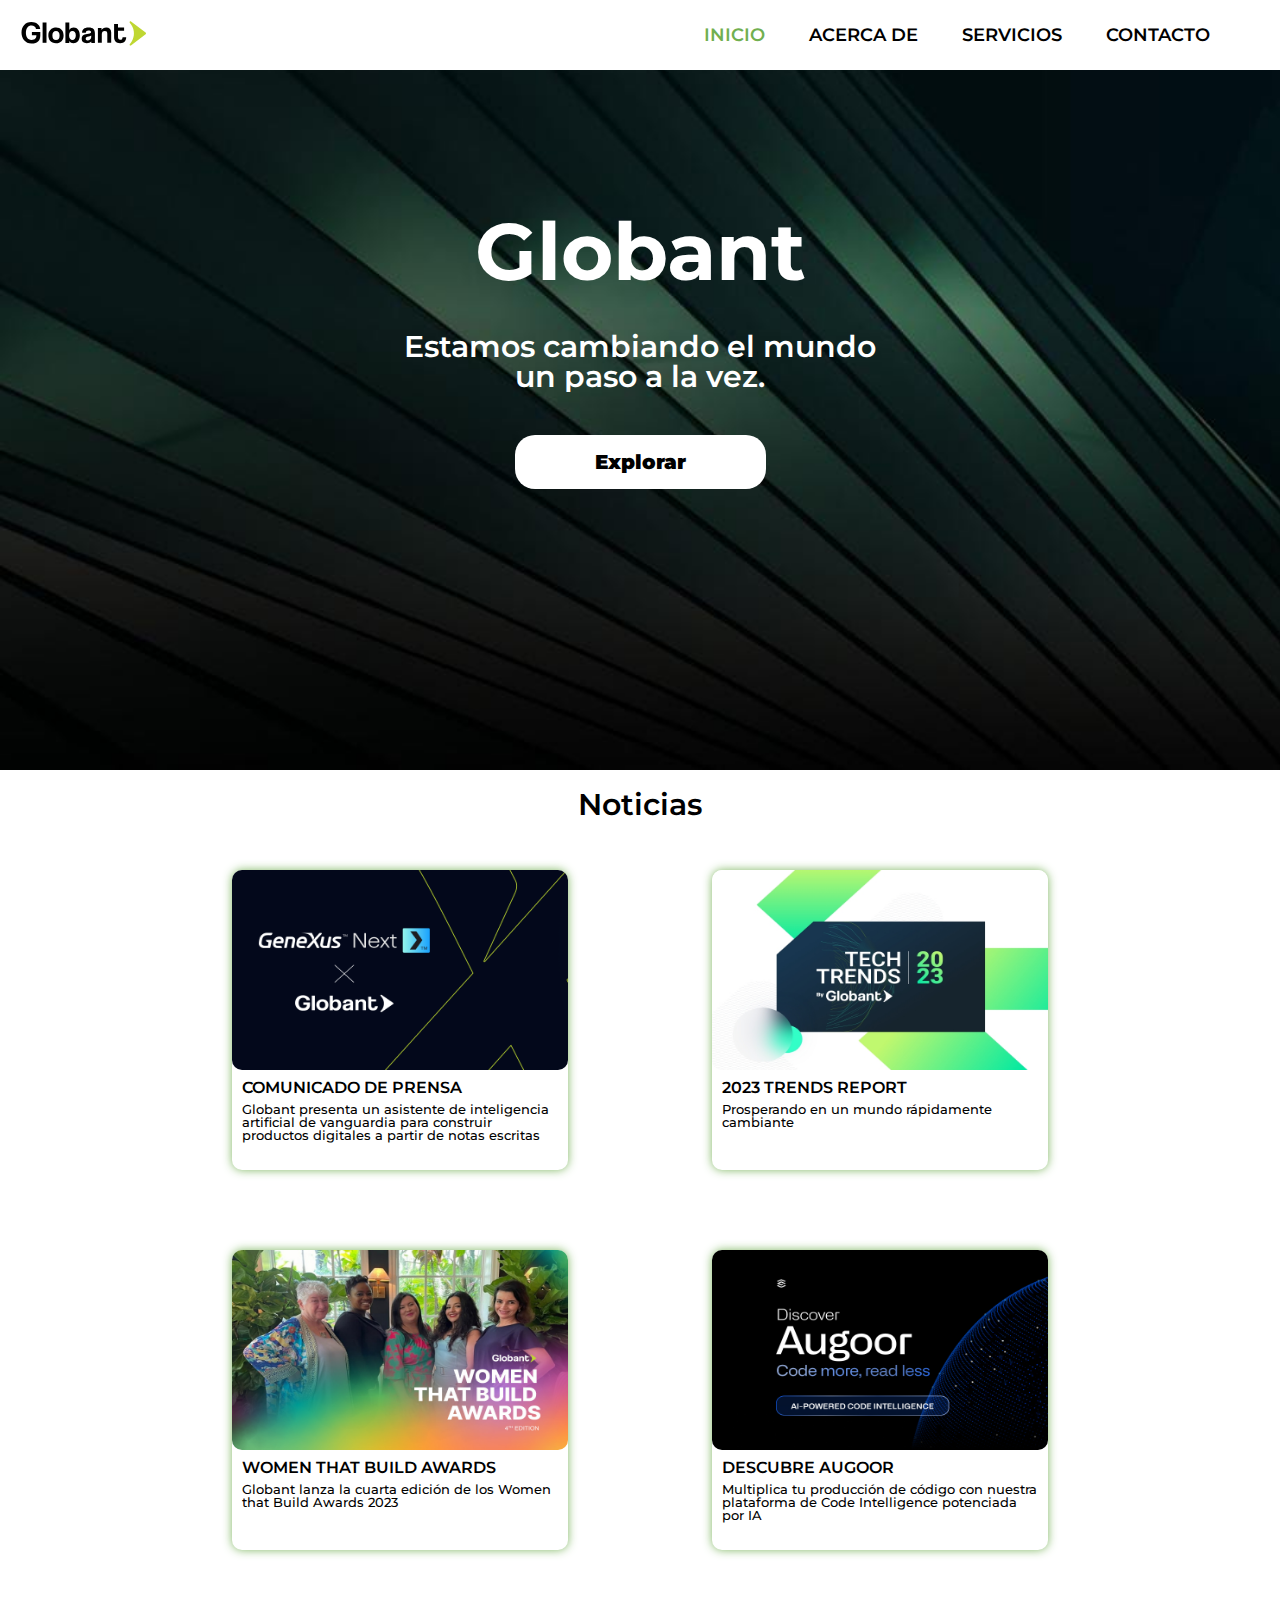
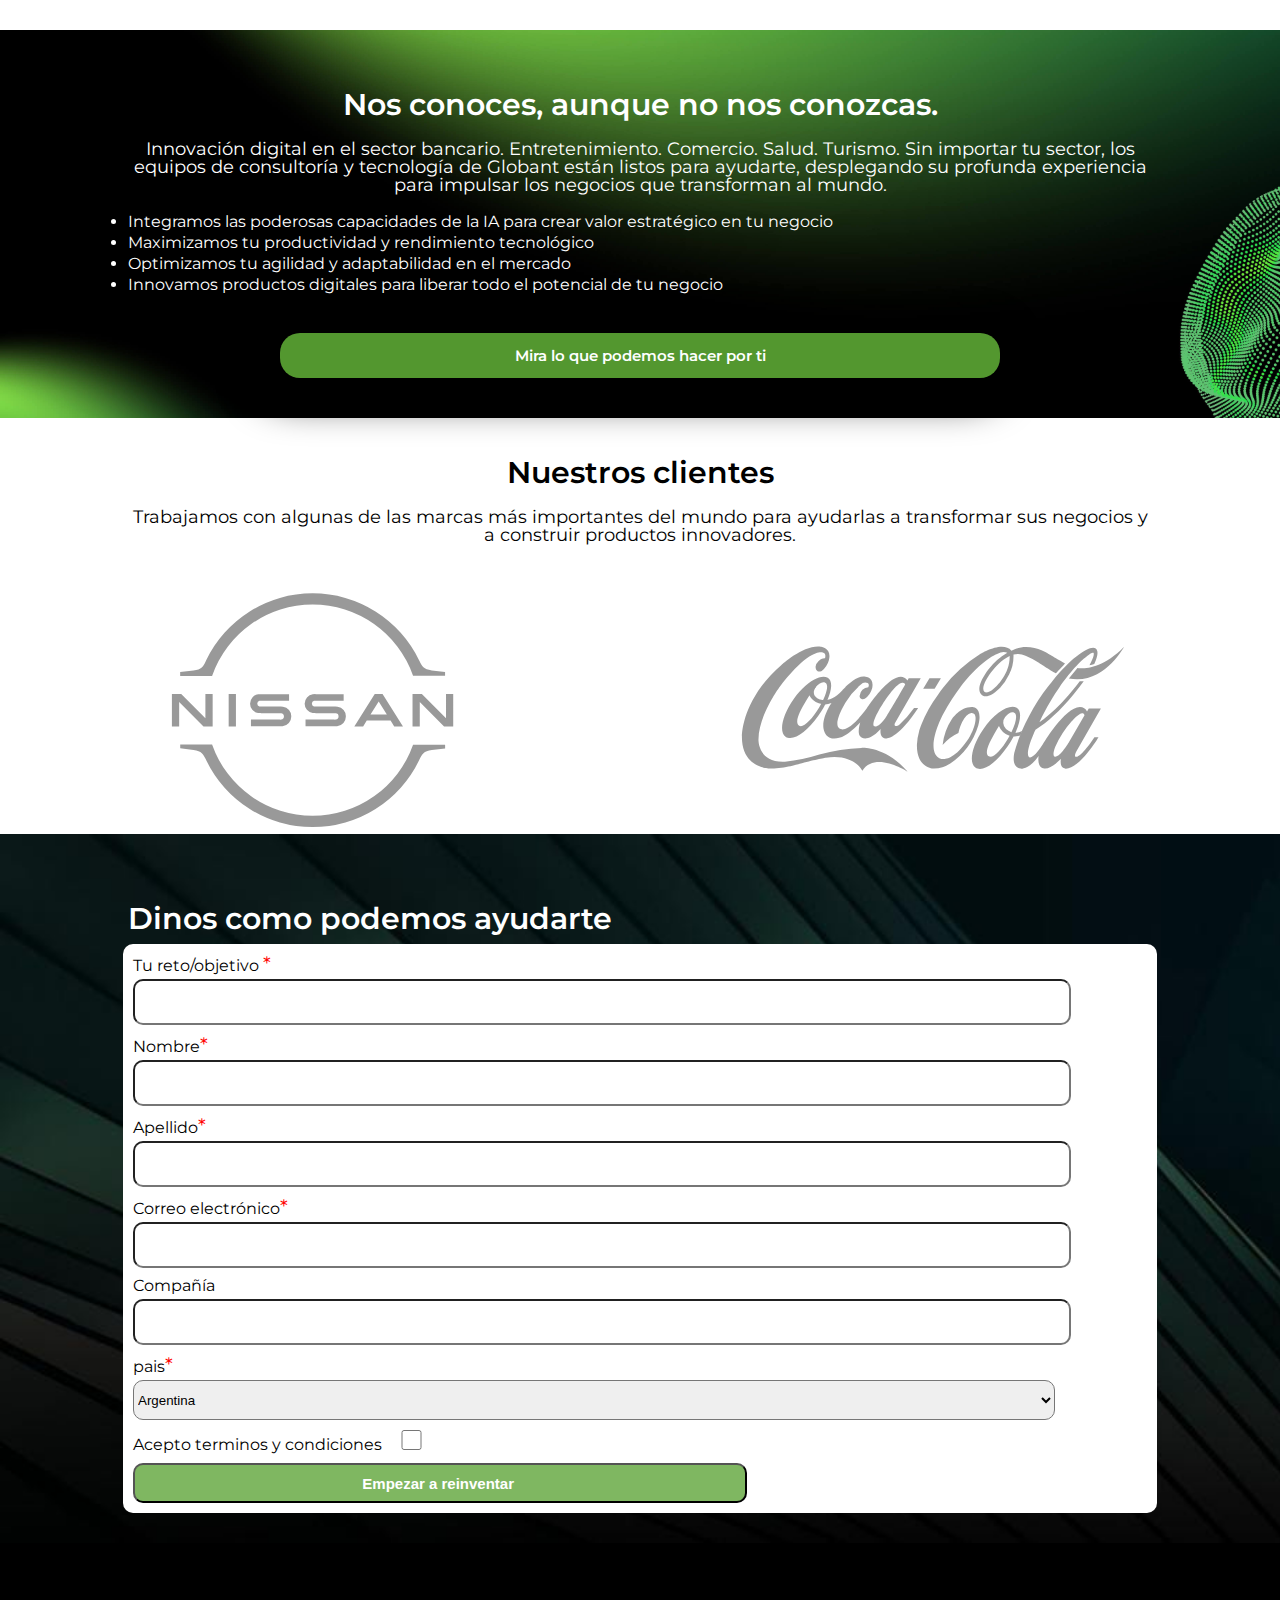
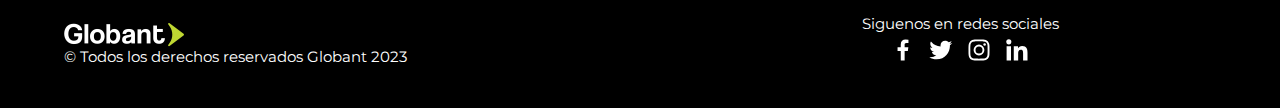
<file: index.html>
<!DOCTYPE html>
<html lang="es">
  <head>
    <meta charset="UTF-8" />
    <meta http-equiv="X-UA-Compatible" content="IE=edge" />
    <meta name="viewport" content="width=device-width, initial-scale=1.0" />
    <link rel="stylesheet" href="assets/reset.css" />
    <link rel="stylesheet" href="assets/style.css" />
    <link rel="icon" href="assets/faviconGlobant.png" />
    <title>Globant - Revolución</title>
    
  </head>
  <body>
    <header>
      <nav>
        <figure>
          <img
            id="logoGlobantHome"
            src="assets/globant-logo-dark.svg"
            alt="logo Globant"
          />
        </figure>
        <input type="checkbox" id="check" />
        <label for="check" id="bar-btn">
          <img id="menu-mobile" src="assets/bars-solid.svg" alt="menu" />
        </label>
        <ul class="nav-menu">
          <li><a class="active" href="index.html">Inicio</a></li>
          <li><a href="acerca_de.html">Acerca de</a></li>
          <li><a href="sitio_en_contruccion.html">Servicios</a></li>
          <li><a href="sitio_en_contruccion.html">Contacto</a></li>
        </ul>
      </nav>
      <div class="hamburger">
        <span></span>
        <span></span>
        <span></span>
      </div>
    </header>

    <div id="section-home">
      <h1>Globant</h1>
      <p>Estamos cambiando el mundo un paso a la vez.</p>
      <div id="button-home">
        <a class="button-1" href="#title-section">Explorar</a>
      </div>
    </div>

    <div id="section-news">
      <h2 id="title-section">Noticias</h2>
      <div class="news-card">
        <img src="assets/noticiaUno.png" alt="noticia uno" />
        <h2 class="title-new">COMUNICADO DE PRENSA</h2>

        <p class="text-new">
          Globant presenta un asistente de inteligencia artificial de vanguardia
          para construir productos digitales a partir de notas escritas
        </p>
      </div>
      <div class="news-card">
        <img src="assets/noticiaDos.jpg" alt="noticia dos" />
        <h2 class="title-new">2023 TRENDS REPORT</h2>
        <p class="text-new">Prosperando en un mundo rápidamente cambiante</p>
      </div>
      <div class="news-card">
        <img src="assets/noticiaTres.jpg" alt="noticia tres" />
        <h2 class="title-new">WOMEN THAT BUILD AWARDS</h2>
        <p class="text-new">
          Globant lanza la cuarta edición de los Women that Build Awards 2023
        </p>
      </div>
      <div class="news-card">
        <img src="assets/noticiaCuatro.jpg" alt="noticia cuatro" />
        <h2 class="title-new">DESCUBRE AUGOOR</h2>
        <p class="text-new">
          Multiplica tu producción de código con nuestra plataforma de Code
          Intelligence potenciada por IA
        </p>
      </div>
    </div>
    <div id="section-nos-conoces">
      <h2 id="title-section-2">Nos conoces, aunque no nos conozcas.</h2>
      <p id="text-section-2">
        Innovación digital en el sector bancario. Entretenimiento. Comercio.
        Salud. Turismo. Sin importar tu sector, los equipos de consultoría y
        tecnología de Globant están listos para ayudarte, desplegando su
        profunda experiencia para impulsar los negocios que transforman al
        mundo.
      </p>
      <ul id="list-section-2">
        <li>
          Integramos las poderosas capacidades de la IA para crear valor
          estratégico en tu negocio
        </li>
        <li>Maximizamos tu productividad y rendimiento tecnológico</li>
        <li>Optimizamos tu agilidad y adaptabilidad en el mercado</li>
        <li>
          Innovamos productos digitales para liberar todo el potencial de tu
          negocio
        </li>
      </ul>
      <a id="button-2" href="">Mira lo que podemos hacer por ti</a>
    </div>
    <div id="section-our-clients">
      <h2 id="title-section-3">Nuestros clientes</h2>
      <p id="text-section-3">
        Trabajamos con algunas de las marcas más importantes del mundo para
        ayudarlas a transformar sus negocios y a construir productos
        innovadores.
      </p>
    </div>
    <div class="scroll-wrapper">
      <div class="scroll-container">
        <img src="assets/logoNissan.svg" alt="logo nissan" />
        <img src="assets/logoCocaCola.svg" alt="logo coca cola" />
        <img src="assets/logoLinkedin.svg" alt="logo linkedin" />
        <img src="assets/logoGoogle.svg" alt="logo google" />
        <img src="assets/logoFox.svg" alt="logo fox" />
        <img src="assets/logoEa.svg" alt="logo ea" />
        <img src="assets/logoUnilever.svg" alt="logo unilever" />
      </div>
    </div>
    <div id="section-contacto">
      <h2 id="title-contact">Dinos como podemos ayudarte</h2>
      <form id="contact-form" action="">
        <fieldset>
          <label for="objetivo" 
            >Tu reto/objetivo <span id="required">*</span>
            <input class="input-contact" id="objetivo" type="text" required />
          </label>
          <label for=""
            >Nombre<span id="required">*</span>
            <input class="input-contact" id="name" type="text"  required/>
          </label>
          <label for=""
            >Apellido<span id="required">*</span>
            <input class="input-contact" id="apellido" type="text"  required/>
          </label>
          <label for=""
            >Correo electrónico<span id="required">*</span>
            <input class="input-contact" type="email" id="email" required />
          </label>
          <label for=""
            >Compañía
            <input class="input-contact" id="compania" type="text" required />
          </label>
          <label for=""
            >pais<span id="required">*</span>
            <select name="country" id="country" required >
              <option value="argentina">Argentina</option>
              <option value="brasil">Brasil</option>
              <option value="chile">Chile</option>
              <option value="colombia">Colombia</option>
              <option value="mexico">Mexico</option>
              <option value="peru">Peru</option>
              <option value="uruguay">Uruguay</option>
              <option value="venezuela">Venezuela</option>
            </select>
          </label>
          <label for="" >
            Acepto terminos y condiciones
            <input class="input-contact" id="agree-terms" type="checkbox" required/>
          </label>
          <button type="submit" id="contact-submit">
            Empezar a reinventar
          </button>
        </fieldset>
      </form>
    </div>
    <footer>
      <div id="footer-section">
        <figure>
          <img
            src="assets/globant-light-bg-color@2x (2).png"
            alt="background globant"
          />
          <figcaption>
            &copy; Todos los derechos reservados Globant 2023
          </figcaption>
        </figure>
      </div>

      <div id="social-footer">
        Siguenos en redes sociales
        <div id="social-icons">
          <a href="https://www.facebook.com/Globant"
            ><img
              class="social-icons-all"
              src="assets/facebook.svg"
              alt="logo facebook"
          /></a>
          <a href="https://twitter.com/globant"
            ><img
              class="social-icons-all"
              src="assets/twitter.svg"
              alt="logo twitter"
          /></a>
          <a href="https://www.instagram.com/globant/"
            ><img
              class="social-icons-all"
              src="assets/instagram.svg"
              alt="logo instagram"
          /></a>
          <a href="https://www.linkedin.com/company/globant/?original_referer="
            ><img
              class="social-icons-all"
              src="assets/linkedin.svg"
              alt="logo linkedin"
          /></a>
        </div>
      </div>
    </footer>
    <script src="assets/scripts/main.js"></script>
  </body>
</html>
</file>
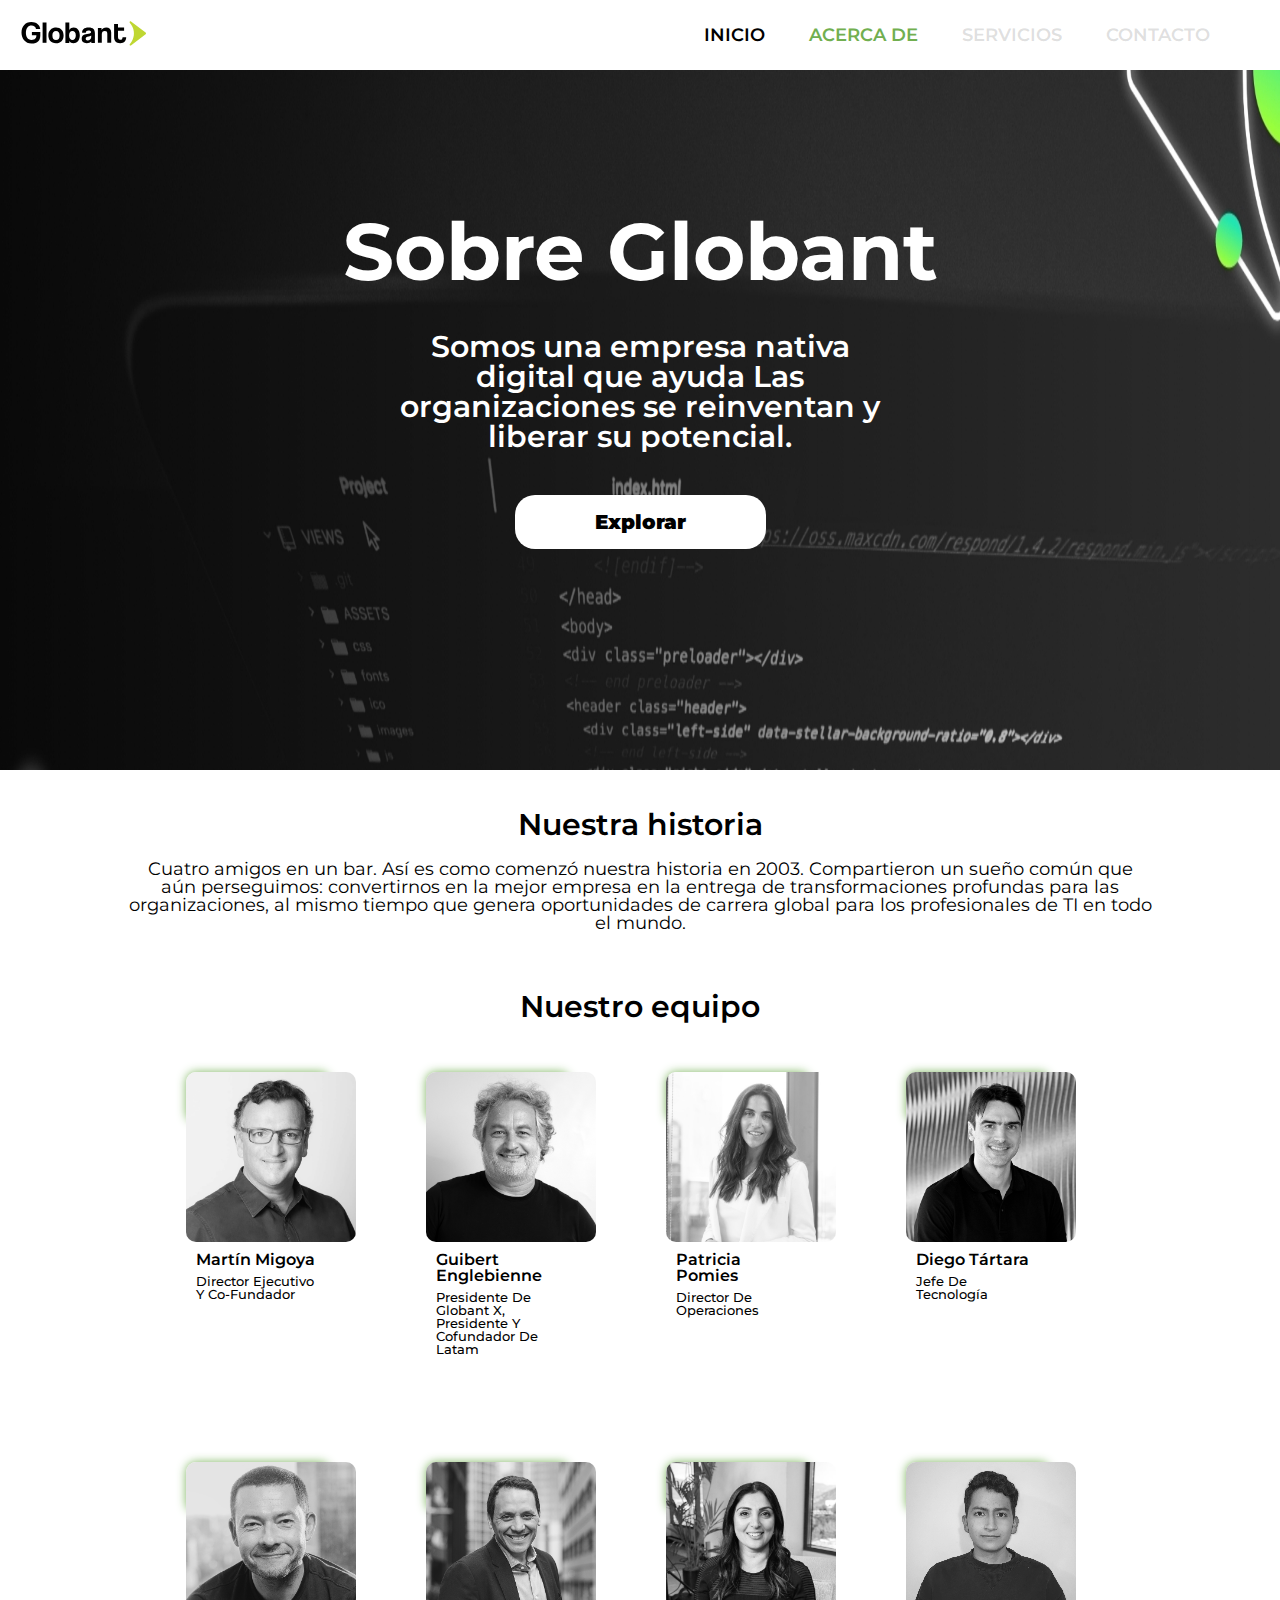
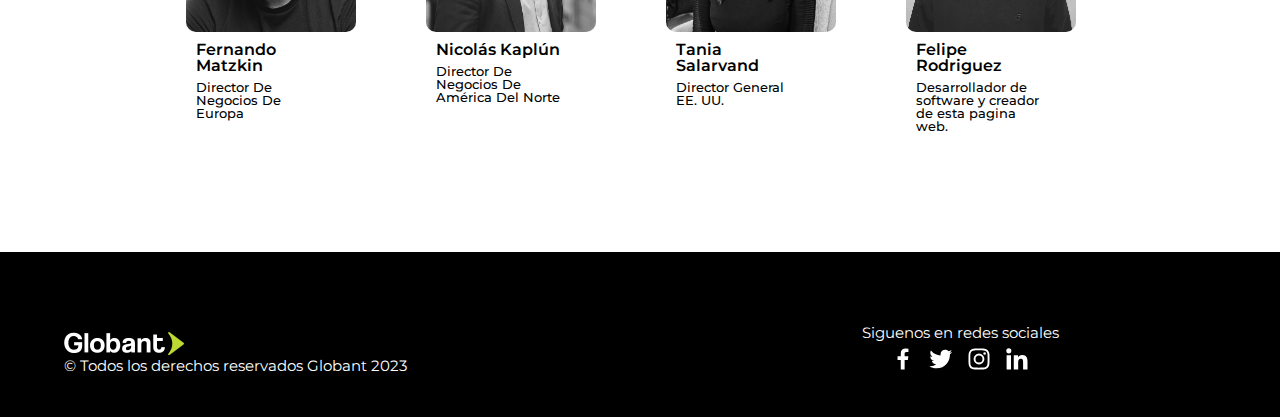
<file: acerca_de.html>
<!DOCTYPE html>
<html lang="es">
  <head>
    <meta charset="UTF-8" />
    <meta http-equiv="X-UA-Compatible" content="IE=edge" />
    <meta name="viewport" content="width=device-width, initial-scale=1.0" />
    <link rel="stylesheet" href="assets/reset.css" />
    <link rel="stylesheet" href="assets/style.css" />
    <link rel="stylesheet" href="assets/acercaDe.css" />
    <link rel="icon" href="assets/faviconGlobant.png" />
    <title>Globant - Acerca de</title>
  </head>
  <body>
    <header>
      <nav>
        <figure>
          <img
            id="logoGlobantHome"
            src="assets/globant-logo-dark.svg"
            alt="logo Globant"
          />
        </figure>
        <input type="checkbox" id="check" />
        <label for="check" id="bar-btn">
          <img id="menu-mobile" src="assets/bars-solid.svg" alt="menu" />
        </label>
        <ul class="nav-menu">
          <li><a href="index.html">Inicio</a></li>
          <li><a class="active" href="acerca_de.html">Acerca de</a></li>
          <li>
            <a class="inactive" href="sitio_en_contruccion.html">Servicios</a>
          </li>
          <li>
            <a class="inactive" href="sitio_en_contruccion.html">Contacto</a>
          </li>
        </ul>
      </nav>
      <div class="hamburger">
        <span></span>
        <span></span>
        <span></span>
      </div>
    </header>

    <div id="section-home">
      <h1>Sobre Globant</h1>
      <p>
        Somos una empresa nativa digital que ayuda Las organizaciones se
        reinventan y liberar su potencial.
      </p>
      <div id="button-home">
        <a class="button-1" href="#title-section">Explorar</a>
      </div>
    </div>
    <div id="section-our-clients">
      <h2 id="title-section-3">Nuestra historia</h2>
      <p id="text-section-3">
        Cuatro amigos en un bar. Así es como comenzó nuestra historia en 2003.
        Compartieron un sueño común que aún perseguimos: convertirnos en la
        mejor empresa en la entrega de transformaciones profundas para las
        organizaciones, al mismo tiempo que genera oportunidades de carrera
        global para los profesionales de TI en todo el mundo.
      </p>
    </div>
    <div id="section-news">
      <h2 id="title-section">Nuestro equipo</h2>
      <div class="news-card">
        <img
          src="assets/Official Photo - Martín Migoya (1).jpg"
          alt="foto de Martín Migoya"
        />
        <h2 class="title-new">Martín Migoya</h2>

        <p class="text-new">Director Ejecutivo Y Co-Fundador</p>
      </div>
      <div class="news-card">
        <img
          src="assets/Official Photo 1 _ Guibert Englebienne.jpg"
          alt="foto de Guibert Englebienne"
        />
        <h2 class="title-new">Guibert Englebienne</h2>
        <p class="text-new">
          Presidente De Globant X, Presidente Y Cofundador De Latam
        </p>
      </div>
      <div class="news-card">
        <img
          src="assets/Official Photo 1 - Patricia Pomies.jpg"
          alt="foto de Patricia Pomies"
        />
        <h2 class="title-new">Patricia Pomies</h2>
        <p class="text-new">Director De Operaciones</p>
      </div>
      <div class="news-card">
        <img
          src="assets/Official Photo-Diego Tartara.jpg"
          alt="foto de Diego Tartara"
        />
        <h2 class="title-new">Diego Tártara</h2>
        <p class="text-new">Jefe De Tecnología</p>
      </div>
      <div class="news-card">
        <img src="assets/Fedrico575.png" alt="foto de Federico" />
        <h2 class="title-new">Fernando Matzkin</h2>
        <p class="text-new">Director De Negocios De Europa</p>
      </div>
      <div class="news-card">
        <img src="assets/Nicolas.png" alt="foto de Nicolas" />
        <h2 class="title-new">Nicolás Kaplún</h2>
        <p class="text-new">Director De Negocios De América Del Norte</p>
      </div>
      <div class="news-card">
        <img src="assets/Tania Salarvand.jpg" alt="foto de Tania Salarvand" />
        <h2 class="title-new">Tania Salarvand</h2>
        <p class="text-new">Director General EE. UU.</p>
      </div>
      <div class="news-card">
        <img src="assets/FelipeRodriguez.png" alt="foto de Felipe Rodrigez" />
        <h2 class="title-new">Felipe Rodriguez</h2>
        <p class="text-new">
          Desarrollador de software y creador de esta pagina web.
        </p>
      </div>
    </div>
    <footer>
      <div id="footer-section">
        <figure>
          <img
            src="assets/globant-light-bg-color@2x (2).png"
            alt="background Globant"
          />
          <figcaption>
            &copy; Todos los derechos reservados Globant 2023
          </figcaption>
        </figure>
      </div>

      <div id="social-footer">
        Siguenos en redes sociales
        <div id="social-icons">
          <a href="https://www.facebook.com/Globant"
            ><img
              class="social-icons-all"
              src="assets/facebook.svg"
              alt="logo facebook"
          /></a>
          <a href="https://twitter.com/globant"
            ><img
              class="social-icons-all"
              src="assets/twitter.svg"
              alt="logo twitter"
          /></a>
          <a href="https://www.instagram.com/globant/"
            ><img
              class="social-icons-all"
              src="assets/instagram.svg"
              alt="logo instagram"
          /></a>
          <a href="https://www.linkedin.com/company/globant/?original_referer="
            ><img
              class="social-icons-all"
              src="assets/linkedin.svg"
              alt="logo linkedin"
          /></a>
        </div>
      </div>
    </footer>
  </body>
</html>
</file>
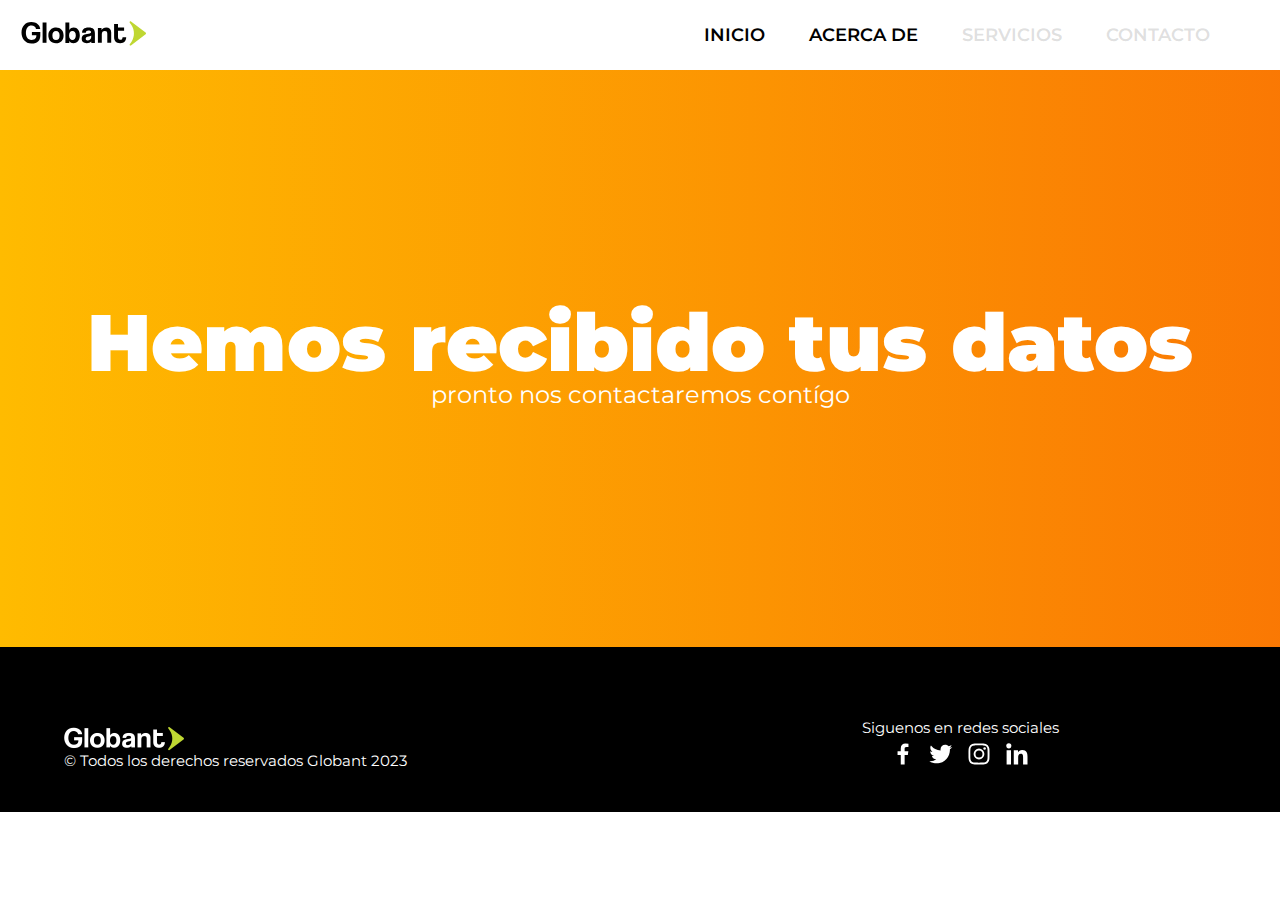
<file: sitio_en_contruccion.html>
<!DOCTYPE html>
<html lang="es">
  <head>
    <meta charset="UTF-8" />
    <meta http-equiv="X-UA-Compatible" content="IE=edge" />
    <meta name="viewport" content="width=device-width, initial-scale=1.0" />
    <link rel="stylesheet" href="assets/reset.css" />
    <link rel="stylesheet" href="assets/style.css" />
    <link rel="stylesheet" href="assets/sitio_en_construccion.css" />
    <link rel="icon" href="assets/faviconGlobant.png" />
    <title>Globant - Secreto</title>
  </head>
  <body>
    <header>
      <nav>
        <figure>
          <img
            id="logoGlobantHome"
            src="assets/globant-logo-dark.svg"
            alt="logo Globant"
          />
        </figure>
        <input type="checkbox" id="check" />
        <label for="check" id="bar-btn">
          <img id="menu-mobile" src="assets/bars-solid.svg" alt="menu" />
        </label>
        <ul class="nav-menu">
          <li><a href="index.html">Inicio</a></li>
          <li><a href="acerca_de.html">Acerca de</a></li>
          <li>
            <a class="inactive" href="sitio_en_contruccion.html">Servicios</a>
          </li>
          <li>
            <a class="inactive" href="sitio_en_contruccion.html">Contacto</a>
          </li>
        </ul>
      </nav>
      <div class="hamburger">
        <span></span>
        <span></span>
        <span></span>
      </div>
    </header>
    <section class="main">
      <div class="content">
        <h2>Hemos recibido tus datos</h2>
        <p>pronto nos contactaremos contígo</p>
      </div>
    </section>
    <footer>
      <div id="footer-section">
        <figure>
          <img src="assets/globant-light-bg-color@2x (2).png" alt="" />
          <figcaption>
            &copy; Todos los derechos reservados Globant 2023
          </figcaption>
        </figure>
      </div>

      <div id="social-footer">
        Siguenos en redes sociales
        <div id="social-icons">
          <a href="https://www.facebook.com/Globant"
            ><img
              class="social-icons-all"
              src="assets/facebook.svg"
              alt="logo facebook"
          /></a>
          <a href="https://twitter.com/globant"
            ><img
              class="social-icons-all"
              src="assets/twitter.svg"
              alt="logo twitter"
          /></a>
          <a href="https://www.instagram.com/globant/"
            ><img
              class="social-icons-all"
              src="assets/instagram.svg"
              alt="logo instagram"
          /></a>
          <a href="https://www.linkedin.com/company/globant/?original_referer="
            ><img
              class="social-icons-all"
              src="assets/linkedin.svg"
              alt="logo linkedin"
          /></a>
        </div>
      </div>
    </footer>
  </body>
</html>
</file>
<file: assets/style.css>
@import url('https://fonts.googleapis.com/css2?family=Montserrat:wght@400;600;900&display=swap');
body{
    font-family: 'Montserrat', sans-serif;
}
header{
    width: 390px;
    height: 62px;
    background-size: cover;
}
#logoGlobantHome{
    width: 149px;
    height: 25px;
    margin-left: 20px;
}



/* nav */
nav {
    background-color: #fff;
    position: fixed;
    height: 59px;
    width: 100%;
    display: flex;
    justify-content: space-between;
    align-items: center;
    z-index: 1;
}
#menu-mobile{
    
    width: 25px;
    margin-right: 20px;
    cursor: pointer;
}
.nav-menu{
    position: fixed;
    width: 100%;
    height: 0vh;
    top: 59px;
    background: rgba(32, 35, 40, 0.98);
    transition: all .5s;
}
.nav-menu li{
    display: none;
    line-height: 30px;
    margin: 50px 0;
    transition: all .5s;
    text-align: center;
}
.nav-menu li a{
    color: #fff;
    font-size: 16px;
    text-transform: uppercase;
    font-weight: 600;
}
.nav-menu .inactive{

    color:  rgba(91, 91, 91, 0.20);
    font-size: 18px;
    text-transform: uppercase;
    font-weight: 600;
    background-color: transparent;}

  /* Estilo cuando el mouse está sobre el botón */
  .inactive:hover{
    
    background-clip: text;
    -webkit-background-clip: text;
    color: transparent;
    z-index: -1;
    animation: rainbow 1s infinite;
  }
  
    /* Estilo cuando el mouse está sobre el botón */
  @keyframes rainbow {
   0%{color: rgb(255, 187, 0);}
    25%{color: rgb(245, 54, 7);}
    50%{color: rgb(4, 255, 0);}
    75%{color: rgb(255, 140, 0);}
    100%{color: rgb(0, 255, 85);}
    

  }
.nav-menu li a.active, .nav-menu li a:hover{
    color: rgb(113, 175, 80);
    transition: all .3s;
}
#check{
    display: none;
}
#check:checked ~ .nav-menu{
    height: 100vh;
}
#check:checked ~ .nav-menu li{
    display: block;
    
}
#section-home{
    width: 100%;
    background: url(../assets/bgHome.jpg) ;
    background-size:contain no-repeat;
    padding:120px 0 ;
    margin-top:0px ;
    text-align: center;
    color: #fff;
}
#section-home h1{
    font-size: 50px;
    font-weight: 700;
    margin-bottom: 20px;
}
#section-home p{
    margin: 0px 50px;
    font-size: 18px;
    font-weight: 600;
    margin-bottom: 20px;
}
#button-home{
    height: 50px;
    margin-top: 45px;
}
.button-1{
    color: black;
    padding: 10px 50px;
    background-color: #fff;
    border-radius: 20px;
    font-size: 15px;
    font-weight: 900;
}

#section-news{
    margin: auto;
    
}
#section-news #title-section{
    margin-top: 20px;
    font-size: 30px;
    font-weight: 600;
    margin-bottom: 20px;
    text-align: center;
    scroll-margin-top:60px ;
}
.news-card{
    width: 80%;
    height: 300px;
    background: #fff;
    margin-top: 30px;
    margin: auto;
    padding: 0px;
    box-sizing: border-box;
    border-radius: 10px;
    box-shadow: 0px 0px 10px rgb(113, 175, 80,.90);
    transition: all .3s;
    margin-bottom: 30px;
}
.news-card img{
    width: 100%;
    height: 200px;
    border-radius: 10px 10px 10px 10px;
}
.title-new{
    margin-left: 10px;
    text-align: left;
    padding-top: 7px;
    font-size: 16px;
    margin-right: 10px;
    font-weight: 600;
    margin-top: 0px;
    margin-bottom: 0px;
}
.text-new{
    text-align: left;
    padding-top: 7px;
    font-size: 13px;
    margin-right: 10px; 
    margin-left: 10px;
    font-weight: 500;
    margin-top: 0px;
    margin-bottom: 0px;
}

#section-nos-conoces{
    background: url(../assets/bgNosConoces.jpg) ;
    background-size:cover ;
    
    width: 100%;
    height: 100%;
    padding:40px 0;

}
#section-nos-conoces #title-section-2{
    font-size: 30px;
    width: 80%;
    font-weight: 600;
    margin: auto;
    margin-bottom: 10px;
    color: #ffffff;
    padding-top: 20px;
    text-align: center;
}
#text-section-2{
    font-size: 18px;
    width: 80%;
    font-weight: 400;
    margin: auto;
    margin-bottom: 20px;
    color: #ffffff;
    padding-top: 10px;
    text-align: center;
}
#section-nos-conoces ul{
    width: 80%;
    margin: auto;
    list-style: disc;
    margin-bottom: 40px;}
#section-nos-conoces ul li{
       color: #fff;
       margin-bottom: 5px;
}
#button-2 {
    text-align: center;
    display: block;
    width: 50%;
    margin: auto;
    color: rgb(255, 255, 255);
    padding: 15px 40px;
    background-color: rgba(92, 167, 52, 0.9);
    box-shadow: #000000  -10px 10px 40px 10px ;
    border-radius: 20px;
    font-size: 15px;
    font-weight: 600;
    margin-top: 40px;
}
#section-our-clients{
    display: block;
    width: 100%;
    margin-top:10px;
}
#title-section-3{
    font-size: 30px;
    width: 80%;
    font-weight: 600;
    margin: auto;
    margin-bottom: 10px;
    margin-top: 20px;
    color: #000000;
    padding-top: 20px;
    text-align: center;
}
#text-section-3{
    font-size: 18px;
    width: 80%;
    font-weight: 400;
    margin: auto;
    margin-bottom: 40px;
    color: #000000;
    padding-top: 10px;
    text-align: center;
}



.scroll-wrapper {
    overflow: hidden;
    width: 100%;
    height: 100px;
    margin-bottom: 20px;
  }
  
  .scroll-container {
    display: flex;
    width: 200%;
    animation: scroll 15s linear infinite;
  }
  
  .scroll-container img {
    width: 50%;
  }
  
  @keyframes scroll {
    0% {
      transform: translateX(0);
    }
    100% {
      transform: translateX(-50%);
    }
  }


  #section-contacto{
    width: 100%;
    background: url(../assets/bgHome.jpg)  ;
    height: 100%;
    padding:30px 0;
  }
  #title-contact{
    font-size: 30px;
    width: 80%;
    font-weight: 600;
    margin: auto;
    margin-bottom: 10px;
    margin-top: 20px;
    color: #ffffff;
    padding-top: 20px;
    text-align:left;
  }
  #contact-form{
    background-color: rgb(255, 255, 255);
    border-radius: 10px 10px 10px 10px;
    padding-left: 10px; ;

    margin:  auto;
    width: 80%;
  }
  #contact-form label{
    margin: 10px 0;
    display: block;
  }
  .input-contact{
    border-radius: 10px 10px 10px 10px;
    margin-top: 5px;
    display: block;
    width: 90%;
    height: 40px;
    padding-right: 10px;
    box-shadow: none;
  }
  #country{
    border-radius: 10px 10px 10px 10px;
    margin-top: 5px;
    display: block;
    width: 90%;
    height: 40px;
    padding-right: 10px;
    box-shadow: none;
  }
  #agree-terms{
    margin: 0;
    margin-top: 0px;
    display: inline;
    width: 5%;
    height: 20px;
    padding-right: 10px;
    box-shadow: none;
  }
  #required{
    color: red;
    font-size: 20px;
  }
  #contact-submit{
    cursor: pointer;
    margin-top: 10px;
    margin-bottom: 10px;
    display: block;
    width: 60%;
    height: 40px;
    padding-right: 10px;
    box-shadow: none;
    background-color: rgb(113, 175, 80,.90);
    border-radius: 10px 10px 10px 10px;
    color: rgb(255, 255, 255);
    font-size: 15px;
    font-weight: 600;
  }

  footer{
    margin: auto;
    font-size: 15px;
    display: flex;
    padding:15px 0px;
    width: 100%;
    height: 80px;
    color: #ffffff;
    background-color: #000000;
}
#footer-section{
    width: 40%;
    margin: auto;
}
#footer-section img{
    width: 120px;
    height: 24px;
}
.social-icons-all{
    justify-content: space-between;
    margin: 5px 5px;
    width: 20px;
    height: 20px;
}
#social-footer{
    text-align: center;
    margin: auto;
    width: 40%;
}
#social-icons{
    display: flex;
    justify-content: center;
    align-items: center;
    width: 100%;
}


  /* Responsive desktop */
  @media screen and (min-width: 768px) {
    nav{
        height: 70px;
        
    }
    #bar-btn{
        display: none;
    }

    .nav-menu{
        position: relative;
        height: 100px;
        top: 0;
        background: none;
        transition: none;
        text-align: right;
        margin-right: 50px;
    }
    .nav-menu li{
        display: inline-block;
        line-height: 100px;
        margin: 0 20px;
        transition: none;
    }
    .nav-menu li a{
        color: #000000;
        font-size: 18px;
       
    }
    #section-home{
        background-size:cover;
        height: 52vh;
    }
    #section-home h1{
        margin-top:30px ;
        font-size: 80px;
        margin-bottom: 40px;
    }
    #section-home p{
        overflow: hidden;
        margin: 0px 30%;
        font-size: 30px;
        margin-bottom: 40px;
    }
    #button-home{
        height: 80px;
        margin-top: 60px;
    }
    .button-1{
        margin-top: 70px;
        padding: 15px 80px;
        background-color: #fff;
        border-radius: 20px;
        font-size: 20px;
        font-weight: 900;
    }

    #section-news #title-section{

        width: 100%;
        margin-top: 20px;
        height: 20px;
        font-size: 30px;
        font-weight: 600;
        margin-bottom: 20px;
        text-align: center;
        scroll-margin-top:70px ;
    }
    #section-news{
        display: flex;
        flex-wrap: wrap;
        justify-content: space-between;
        width: 75%;
        margin-bottom: 40px;
    }
    .news-card{
        margin-top: 40px;
        width: 35%;
        height: 300px;
        background: #fff;
        box-sizing: border-box;
        border-radius: 10px;
        box-shadow: 0px 0px 10px rgb(113, 175, 80,.90);
        transition: all .3s;
        margin-bottom: 40px;
    }
    .news-card img{
        width: 100%;
        height: 200px;
        border-radius: 10px 10px 10px 10px;
    }
    .title-new{
        margin-left: 10px;
        text-align: left;
        padding-top: 7px;
        font-size: 16px;
        margin-right: 10px;
        font-weight: 600;
        margin-top: 0px;
        margin-bottom: 0px;
    }
    .text-new{
        text-align: left;
        padding-top: 7px;
        font-size: 13px;
        margin-right: 10px; 
        margin-left: 10px;
        font-weight: 500;
        margin-top: 0px;
        margin-bottom: 0px;
    }
    #section-contacto{
        
        width: 100%;
        background: url(../assets/bgHome.jpg) ;
        height: 100%;
      }
      .scroll-wrapper{
        height: 250px;
        margin-bottom: 0;
      }
      .scroll-container img{
        width: 100%;
        height: 250px;
      }
      #section-contacto{
        width: 100%;
        background: url(../assets/bgHome.jpg )  ;
        background-size: cover;
        background-repeat: no-repeat;
        height: 100%;
        padding:30px 0;
      }
      footer{
        display: flex;
        padding-top: 50px;
        width: 100%;
        height: 100px;
        color: #ffffff;
        background-color: #000000;
    }
    #footer-section{
        width: 40%;
        margin: auto;
    }
    .social-icons-all{
        width: 28px;
        height: 28px;
    }
    #footer-section img{
        width: 120px;
        height: 24px;
    }
    #social-footer{
        text-align: center;
        margin: auto;
        width: 40%;
    }
    #social-icons{
        display: flex;
        justify-content: center;
        align-items: center;
        width: 100%;
    }
    
  }
</file>
<file: assets/acercaDe.css>
#section-home{
   
    background: url(../assets/acercaDeNosotros.png) ;
    background-size: 100% 100%;
}
    #section-news{
        display: flex;
        flex-wrap: wrap;
        justify-content: space-between;
        width: 75%;
        margin-bottom: 40px;
    }
    @media  (min-width: 768px  )and (max-width: 1024px) {
      
    #section-news{
        width: 80%;
    }
    .news-card{
        margin-top: 40px;
        width: 15% ;
        height: 50px;
        background: #fff;
        box-sizing: border-box;
        border-radius: 10px;
        box-shadow: 0px 0px 10px rgb(113, 175, 80,.90);
        transition: all .3s;
        margin-bottom: 300px;
        margin-right: 70px;
    }
    .news-card img{
        width: 170px;
        height: 170px;
        border-radius: 10px 10px 10px 10px;
    }
    .title-new{
        margin-left: 10px;
        text-align: left;
        padding-top: 7px;
        font-size: 16px;
        margin-right: 10px;
        font-weight: 600;
        margin-top: 0px;
        margin-bottom: 0px;
    }
    .text-new{
        text-align: left;
        padding-top: 7px;
        font-size: 13px;
        margin-right: 10px; 
        margin-left: 10px;
        font-weight: 500;
        margin-top: 0px;
        margin-bottom: 0px;
    }
    }
    @media screen and (min-width: 1024px){
        #section-news{
            width: 75%;
        }
        .news-card{
            margin-top: 40px;
            width: 15% ;
            height: 50px;
            background: #fff;
            box-sizing: border-box;
            border-radius: 10px;
            box-shadow: 0px 0px 10px rgb(113, 175, 80,.90);
            transition: all .3s;
            margin-bottom: 300px;
            margin-right: 70px;
        }
        .news-card img{
            width: 170px;
            height: 170px;
            border-radius: 10px 10px 10px 10px;
        }
        .title-new{
            margin-left: 10px;
            text-align: left;
            padding-top: 7px;
            font-size: 16px;
            margin-right: 10px;
            font-weight: 600;
            margin-top: 0px;
            margin-bottom: 0px;
        }
        .text-new{
            text-align: left;
            padding-top: 7px;
            font-size: 13px;
            margin-right: 10px; 
            margin-left: 10px;
            font-weight: 500;
            margin-top: 0px;
            margin-bottom: 0px;
        }
    }
</file>
<file: assets/sitio_en_construccion.css>
.main {
    background: linear-gradient(to right, rgb(255, 187, 0), rgb(245, 54, 7), rgb(4, 255, 0), rgb(255, 140, 0), rgb(0, 255, 85));
    background-size: 800% 100%;
    animation: rainbow 10s linear infinite;
    width: 100%;
    height: 75vh;
    display: flex;
    flex-direction: column;
    justify-content: center;
    align-items: center;
    text-align: center;
    font-size: 2.5rem;
  }
  
  @keyframes rainbow {
    0% { background-position: 0% 50%; }
    100% { background-position: 100% 50%; }
  }
  
  .main h2 {
    color: white;
    font-weight: 900;
  }
  
  .main p {
    font-size: 1.5rem;
    color: white;
  }
  @media screen and (min-width: 768px) {
    
.main {
    background: linear-gradient(to right, rgb(255, 187, 0), rgb(245, 54, 7), rgb(4, 255, 0), rgb(255, 140, 0), rgb(0, 255, 85));
    background-size: 800% 100%;
    animation: rainbow 10s linear infinite;
    height: 65vh;
    display: flex;
    flex-direction: column;
    justify-content: center;
    align-items: center;
    text-align: center;
  }
  
  @keyframes rainbow {
    0% { background-position: 0% 50%; }
    100% { background-position: 100% 50%; }
  }
  
  .main h2 {
    font-size: 80px;
    color: white;
    font-weight: 900;
  }
  
  .main p {
    font-size: 1.5rem;
    color: white;
  }
  }
</file>
